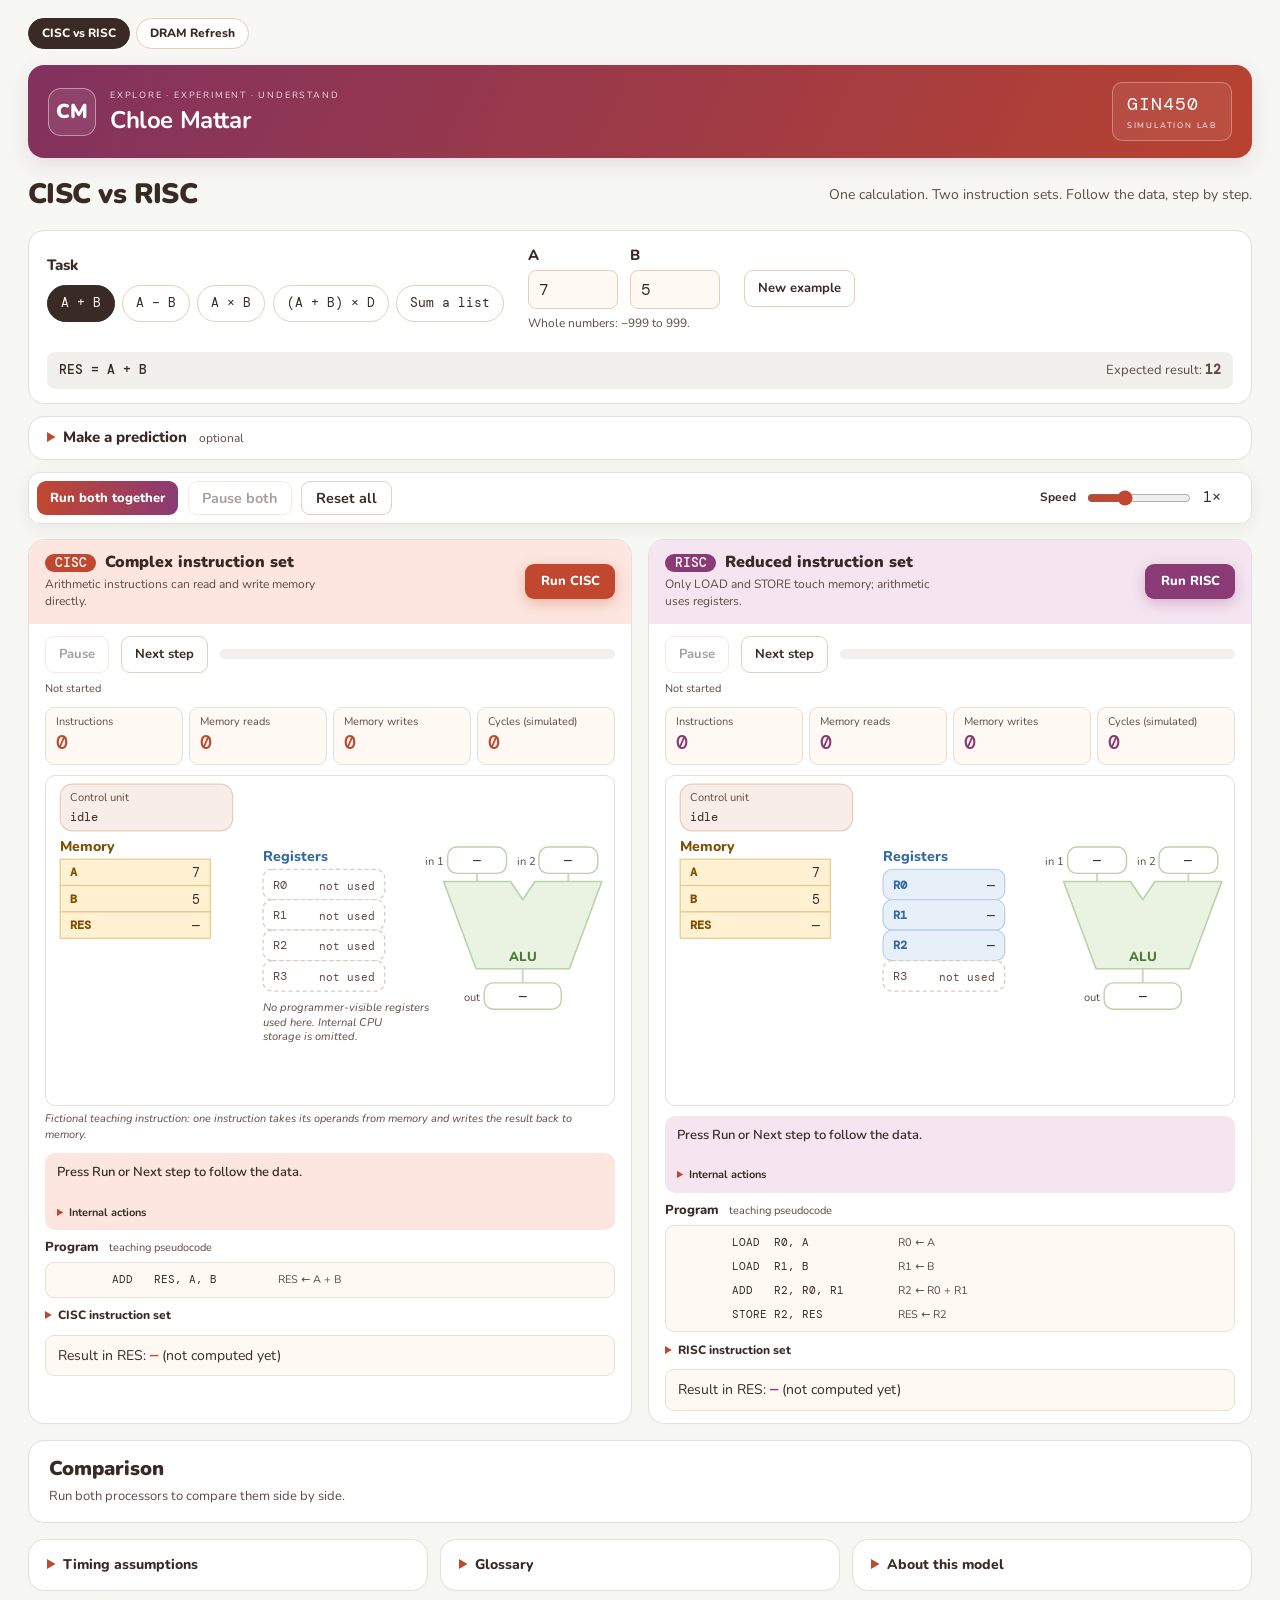
<file: index.html>
<!DOCTYPE html>
<html lang="en">
<head>
<meta charset="utf-8">
<meta name="color-scheme" content="light">
<meta name="viewport" content="width=device-width, initial-scale=1, viewport-fit=cover">
<title>CISC vs RISC: one task, two instruction sets</title>
<link rel="preconnect" href="https://fonts.googleapis.com">
<link rel="preconnect" href="https://fonts.gstatic.com" crossorigin>
<link href="https://fonts.googleapis.com/css2?family=Nunito:wght@400;600;700;800;900&family=DM+Mono:wght@400;500&display=swap" rel="stylesheet">
<link rel="stylesheet" href="style.css">
<link rel="stylesheet" href="refined.css">
</head>
<body>
<main class="wrap">
  <nav class="pagenav" aria-label="Pages">
    <a href="index.html" aria-current="page">CISC vs RISC</a>
    <a href="dram.html">DRAM Refresh</a>
  </nav>
  <aside class="creator-banner" aria-label="Project by Chloe Mattar"><span class="creator-mark" aria-hidden="true">CM</span><div><span class="creator-label">EXPLORE · EXPERIMENT · UNDERSTAND</span><strong>Chloe Mattar</strong></div><span class="course-badge">GIN450<span>SIMULATION LAB</span></span></aside>
  <header class="hero">
    <div>
      <h1>CISC vs RISC</h1>
      
    </div>
    <p class="intro">One calculation. Two instruction sets. Follow the data, step by step.</p>
  </header>

  <section class="setup card" aria-labelledby="setup-h">
    <h2 id="setup-h" class="vh">Choose a task and inputs</h2>
    <div class="setup-row">
      <fieldset>
        <legend>Task</legend>
        <div class="tasks" id="tasks">
          <label><input type="radio" name="task" value="add" checked><span>A + B</span></label>
          <label><input type="radio" name="task" value="sub"><span>A − B</span></label>
          <label><input type="radio" name="task" value="mul"><span>A × B</span></label>
          <label><input type="radio" name="task" value="combo"><span>(A + B) × D</span></label>
          <label><input type="radio" name="task" value="list"><span>Sum a list</span></label>
        </div>
      </fieldset>
      <div>
        <div class="inputs" id="inputs"></div>
        <p class="hint" id="limits"></p>
      </div>
      <button class="btn" id="example" type="button" style="align-self:center">New example</button>
    </div>
    <div id="errors" role="alert"></div>
    <p class="statement" id="statement"></p>
  </section>

  <section class="card predict-card" aria-labelledby="predict-h">
    <details><summary>Make a prediction <span class="optional">optional</span></summary><div class="predict">
      <h2 id="predict-h">Before you run</h2>
      <fieldset>
        <legend>Which processor will execute more instructions?</legend>
        <div class="choices">
          <label><input type="radio" name="p1" value="CISC">CISC</label>
          <label><input type="radio" name="p1" value="RISC">RISC</label>
          <label><input type="radio" name="p1" value="same">Same number</label>
        </div>
      </fieldset>
      <fieldset>
        <legend>Will it also need more clock cycles?</legend>
        <div class="choices">
          <label><input type="radio" name="p2" value="yes">Yes</label>
          <label><input type="radio" name="p2" value="no">No</label>
          <label><input type="radio" name="p2" value="unsure">Not sure</label>
        </div>
      </fieldset>
    </div></details>
  </section>

  <div class="toolbar" role="group" aria-label="Controls for both processors">
    <button class="run-both" id="run-both" type="button">Run both</button>
    <button class="btn" id="pause-both" type="button" disabled>Pause both</button>
    <button class="btn" id="reset" type="button">Reset all</button>
    <div class="speed">
      <label for="speed">Speed</label>
      <input type="range" id="speed" min="0" max="6" step="1" value="2" aria-valuetext="1×">
      <output id="speed-out" for="speed">1×</output>
    </div>
  </div>

  <div class="panels" id="panels"></div>

  <section class="compare card" aria-labelledby="cmp-h" id="compare">
    <h2 id="cmp-h">Comparison</h2>
    <p class="pending" id="cmp-pending">Run both processors to compare them side by side.</p>
    <div id="cmp-body" hidden>
      <div class="takeaways" id="cmp-takeaways"></div>
      <details class="explain-results"><summary>Explain these results</summary>
      <div class="table-wrap">
        <table>
          <caption class="vh">CISC and RISC results for the same task</caption>
          <thead><tr><th scope="col">Measure</th><th scope="col" class="c">CISC</th><th scope="col" class="r">RISC</th></tr></thead>
          <tbody id="cmp-rows"></tbody>
        </table>
      </div>
      <div class="why" id="cmp-why"></div>
      </details>
      <div class="feedback" id="cmp-feedback" hidden></div>
    </div>
  </section>

  <div class="more">
    <section class="card timing" aria-labelledby="timing-h">
      <details id="timing">
        <summary><h2 id="timing-h">Timing assumptions</h2></summary>
        <table>
          <thead><tr><th scope="col">Internal action</th><th scope="col">CISC</th><th scope="col">RISC</th></tr></thead>
          <tbody id="cost-rows"></tbody>
        </table>
        <p>Every instruction starts with fetch &amp; decode. CISC pays more there because its instructions vary in length and can expand into several internal steps; RISC uses one fixed format. All other costs are the same for both.</p>
        <p>Counters come from the actions the simulator actually executes. Animation speed only changes how fast you watch; it never changes the cycle count.</p>
        <p>This model runs one action at a time, with no pipelining, caches, or overlap. Real processors do all of these, so the cycle counts here show the trade-off, not which design is faster.</p>
      </details>
    </section>
    <section class="card gloss" aria-labelledby="gloss-h">
      <details>
        <summary><h2 id="gloss-h">Glossary</h2></summary>
        <dl>
          <dt>Instruction</dt><dd>One command in a program, such as ADD or LOAD. The processor fetches it, decodes it, and carries it out through one or more internal actions.</dd>
          <dt>Register</dt><dd>A tiny, very fast storage slot inside the processor. These models each have four: R0 to R3.</dd>
          <dt>Memory</dt><dd>Larger storage outside the processor that holds the program's data, here A, B, D, the list X, and the result RES. Reaching it takes longer than reaching a register.</dd>
          <dt>ALU</dt><dd>Arithmetic logic unit: the circuit that actually adds, subtracts, and multiplies. It takes two inputs and produces one output.</dd>
          <dt>LOAD</dt><dd>A RISC instruction that copies a value from memory into a register. In RISC, it is one of only two instructions allowed to touch memory.</dd>
          <dt>STORE</dt><dd>A RISC instruction that copies a value from a register into memory. The other memory instruction.</dd>
          <dt>Clock cycle</dt><dd>One tick of the processor's clock, the basic unit of time. Each internal action costs some number of cycles; this simulation uses the costs in the timing assumptions.</dd>
        </dl>
      </details>
    </section>
    <section class="card about" aria-labelledby="about-h">
      <details>
        <summary><h2 id="about-h">About this model</h2></summary>
        <p>Both instruction sets are simplified teaching inventions. The assembly is educational pseudocode, not real x86 or ARM code.</p>
        <p>CISC (complex instruction set computer) lets a single instruction read memory, compute, and write memory. RISC (reduced instruction set computer) keeps instructions simple: only LOAD and STORE use memory, and arithmetic works on registers.</p>
        <p>Neither approach is always faster. Real results depend on the program, the instruction set, the compiler, and how the processor is built. Many modern CISC chips translate instructions into simpler internal operations, and many RISC chips overlap instructions heavily. Not every RISC instruction takes one cycle, and CISC does not always use fewer instructions.</p>
      </details>
    </section>
  </div>
</main>
<script src="script.js"></script>
<script src="presentation.js"></script>
</body>
</html>
</file>
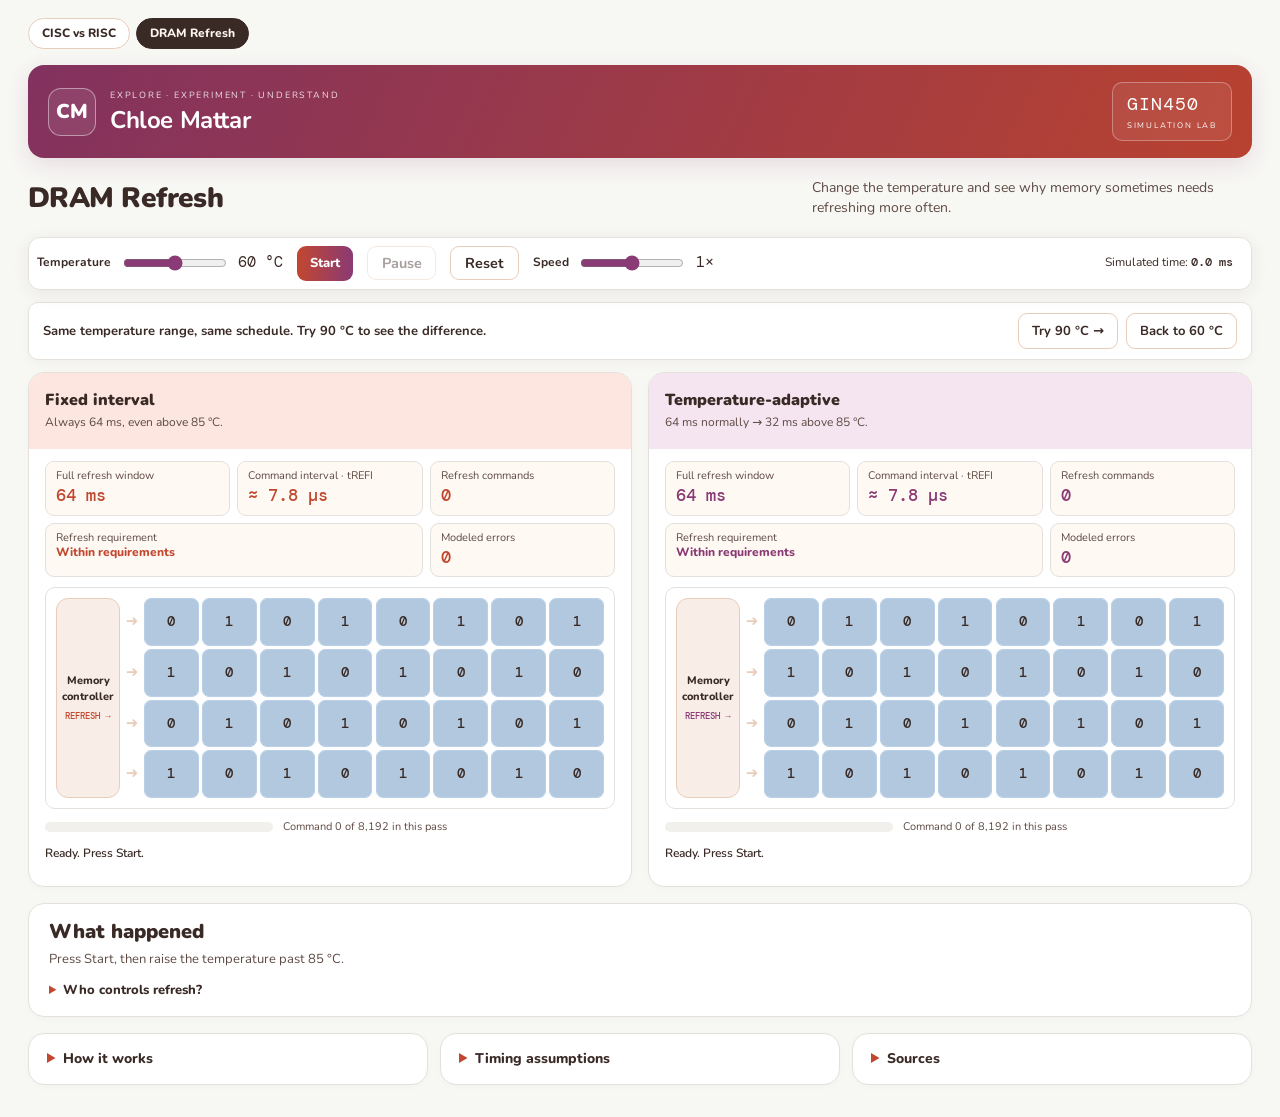
<file: dram.html>
<!DOCTYPE html>
<html lang="en">
<head>
<meta charset="utf-8">
<meta name="color-scheme" content="light">
<meta name="viewport" content="width=device-width, initial-scale=1, viewport-fit=cover">
<title>DRAM Refresh</title>
<link rel="preconnect" href="https://fonts.googleapis.com">
<link rel="preconnect" href="https://fonts.gstatic.com" crossorigin>
<link href="https://fonts.googleapis.com/css2?family=Nunito:wght@400;600;700;800;900&family=DM+Mono:wght@400;500&display=swap" rel="stylesheet">
<link rel="stylesheet" href="style.css">
<link rel="stylesheet" href="dram.css">
<link rel="stylesheet" href="refined.css">
</head>
<body>
<main class="wrap">
  <nav class="pagenav" aria-label="Pages">
    <a href="index.html">CISC vs RISC</a>
    <a href="dram.html" aria-current="page">DRAM Refresh</a>
  </nav>
  <aside class="creator-banner" aria-label="Project by Chloe Mattar"><span class="creator-mark" aria-hidden="true">CM</span><div><span class="creator-label">EXPLORE · EXPERIMENT · UNDERSTAND</span><strong>Chloe Mattar</strong></div><span class="course-badge">GIN450<span>SIMULATION LAB</span></span></aside>
  <header class="hero">
    <h1>DRAM Refresh</h1>
    <p class="intro">Change the temperature and see why memory sometimes needs refreshing more often.</p>
  </header>

  <div class="toolbar dctl" role="group" aria-label="Simulation controls">
    <div class="speed">
      <label for="temp">Temperature</label>
      <input type="range" id="temp" min="25" max="95" step="1" value="60">
      <output id="temp-out" for="temp">60 °C</output>
    </div>
    <button class="run-both" id="start" type="button">Start</button>
    <button class="btn" id="pause" type="button" disabled>Pause</button>
    <button class="btn" id="reset" type="button">Reset</button>
    <div class="speed">
      <label for="speed">Speed</label>
      <input type="range" id="speed" min="0" max="4" step="1" value="2" aria-valuetext="1×">
      <output id="speed-out" for="speed">1×</output>
    </div>
    <p class="simtime">Simulated time: <strong id="simtime">0.0 ms</strong></p>
  </div>
  <div class="scenario"><p id="scenario-note" role="status"></p><button class="btn" id="try-hot" type="button">Try 90 °C →</button><button class="btn" id="try-normal" type="button">Back to 60 °C</button></div>

  <div class="dpanels" id="panels"></div>

  <section class="card compare" aria-labelledby="res-h">
    <h2 id="res-h">What happened</h2>
    <p class="pending" id="res-pending">Press Start, then raise the temperature past 85 °C.</p>
    <div id="res-body" hidden>
      <div class="takeaways" id="res-cards"></div>
      <p id="res-text"></p>
    </div>
    <details class="control-details"><summary>Who controls refresh?</summary>
    <ol class="chain" aria-label="Control chain">
      <li>Device specification</li><li>Firmware configuration</li><li>Memory controller</li><li>DRAM</li>
    </ol>
    <p>The manufacturer’s datasheet sets the refresh requirement for each temperature range. Firmware configures the memory controller to meet it, the controller schedules refresh commands during normal operation, and the DRAM’s own internal circuitry performs self-refresh when the controller is not issuing commands.</p>
    </details>
  </section>

  <div class="more">
    <section class="card" aria-labelledby="how-h"><details>
      <summary><h2 id="how-h">How it works</h2></summary>
      <p>Each DRAM cell stores a bit as charge that leaks away. Heat makes it leak faster, so the datasheet requires a shorter refresh window when hot.</p>
      <p>The <strong>refresh window</strong> (64 ms or 32 ms) is the time in which every row must be refreshed. It is split into 8,192 refresh commands. The <strong>average command interval</strong> (tREFI) is the window divided by 8,192. One command refreshes only a small slice of the chip, so the commands gradually cover everything.</p>
      <p>Missing a deadline means retention is no longer guaranteed. It does not mean a bit flips at once. In this model a bit is lost only when its charge falls below 50%, and a later refresh cannot bring the original value back.</p>
    </details></section>
    <section class="card timing" aria-labelledby="tim-h"><details>
      <summary><h2 id="tim-h">Timing assumptions</h2></summary>
      <p>Device: Micron 1Gb DDR3 SDRAM. Datasheet: 64 ms, 8,192-cycle refresh at 0 °C to 85 °C, and 32 ms at 85 °C to 95 °C (case temperature, TC). Average intervals: 64 ms ÷ 8,192 = 7.8125 µs and 32 ms ÷ 8,192 = 3.90625 µs. Other devices use other values.</p>
      <p>Sample grid: 4 rows × 8 cells. Each row stands for 2,048 commands of the 8,192-command sequence, and each cell is refreshed once per sequence.</p>
      <p>Teaching model, not calibrated: a cell’s charge halves in a retention time of 96 ms at 85 °C, halved for every 10 °C hotter, scaled by a fixed per-cell factor from 0.8 to 1.3. Charge below 50% counts as a modeled bit error.</p>
      <p>Simplifications: the model advances in 0.5 ms steps, the controller reacts the instant TC crosses 85 °C and refreshes all sample cells in a catch-up (counted as 4 commands), and the datasheet’s allowance for bunching commands is ignored. Animation speed never changes these results.</p>
    </details></section>
    <section class="card about" aria-labelledby="src-h"><details>
      <summary><h2 id="src-h">Sources</h2></summary>
      <p>Micron, “1Gb: x4, x8, x16 DDR3 SDRAM” datasheet, Rev. L 03/13 (PDF 09005aef826aa906), features list: <a href="https://faculty-web.msoe.edu/johnsontimoj/ELE455/files455/ddr3.pdf">copy hosted by MSOE</a>. Check the current datasheet from Micron before relying on these numbers.</p>
      <p>Cloudflare blog, “Every 7.8μs your computer’s memory has a hiccup”: tREFI = 64 ms ÷ 8,192 and the halving above 85 °C.</p>
    </details></section>
  </div>
</main>
<script src="dram.js"></script>
<script src="presentation.js"></script>
</body>
</html>
</file>
<file: style.css>
/* ===== Soft & friendly, warm palette ===== */
:root{
  --bg:#FFF6EE; --bg-2:#FFEFE3; --surface:#FFFFFF; --surface-2:#FFF9F4;
  --ink:#3A2A26; --muted:#5E4A43; --line:#F1DED0; --line-2:#E8CDBB;
  --cisc:#C2472F; --cisc-soft:#FCE6DF; --cisc-on:#FFFFFF;
  --risc:#8A3A74; --risc-soft:#F5E5F0; --risc-on:#FFFFFF;
  --mem:#7F4F00; --mem-fill:#FFF1D1;
  --reg:#356A9E; --reg-fill:#E7F0F9;
  --alu:#4C7A36; --alu-fill:#EAF3E1;
  --ctrl:#5E4A43; --ctrl-fill:#F8EEE7;
  --ok:#3F7A2C; --bad:#B23A2A; --focus:#356A9E;
  --shadow:0 1px 2px rgba(150,90,60,.06), 0 8px 24px rgba(150,90,60,.09);
  --sans:"Nunito", "Segoe UI", system-ui, -apple-system, Roboto, sans-serif;
  --mono:"DM Mono", ui-monospace, "SFMono-Regular", Menlo, Consolas, monospace;
  color-scheme:light;
  box-sizing:border-box;
  padding-top:env(safe-area-inset-top,0px);
  padding-bottom:env(safe-area-inset-bottom,0px);
}
*,*::before,*::after{box-sizing:inherit}
html{scroll-padding-top:calc(env(safe-area-inset-top,0px) + 64px)}
body{
  margin:0; font-family:var(--sans); color:var(--ink); line-height:1.55; font-size:1.03rem;
  background:
    radial-gradient(60rem 30rem at 85% -10%, #FFE2D2 0%, transparent 60%),
    radial-gradient(50rem 26rem at -10% 10%, #FFEBD9 0%, transparent 60%),
    var(--bg);
  background-attachment:fixed;
}
body::before{content:""; position:fixed; inset:0 0 auto; height:env(safe-area-inset-top,0px); z-index:10; background:var(--bg)}
.wrap{max-width:1320px; margin:0 auto; padding:1.1rem clamp(.85rem,3vw,2rem) 2.5rem}
h1,h2,h3{line-height:1.2; margin:0}
code,.mono{font-family:var(--mono)}
button{font:inherit; cursor:pointer}
button:disabled{cursor:not-allowed}
:focus-visible{outline:3px solid var(--focus); outline-offset:3px; border-radius:12px}
.vh{position:absolute!important; width:1px; height:1px; overflow:hidden; clip:rect(0 0 0 0); white-space:nowrap}

.card{background:var(--surface); border:1px solid var(--line); border-radius:24px; padding:1.25rem 1.4rem; box-shadow:var(--shadow)}
.btn{border:1.5px solid var(--line-2); background:var(--surface); color:var(--ink); border-radius:999px; padding:.45rem 1rem; font-weight:700; font-size:.95rem; transition:background .15s, border-color .15s}
.btn:hover:not(:disabled){background:var(--bg-2); border-color:var(--muted)}
.btn:disabled{opacity:.45}

/* hero */
.hero{display:flex; flex-wrap:wrap; align-items:flex-end; justify-content:space-between; gap:1rem 2.5rem}
h1{font-size:clamp(1.45rem,2.6vw,2rem); font-weight:900; letter-spacing:-.02em}
.intro{max-width:52ch; color:var(--muted); margin:0; font-size:.98rem}
.chips{display:flex; gap:.5rem; margin-top:.4rem}
.chip{font-family:var(--mono); font-weight:500; font-size:.88rem; padding:.2rem .8rem; border-radius:999px}
.chip.c{background:var(--cisc-soft); color:var(--cisc)} .chip.r{background:var(--risc-soft); color:var(--risc)}

/* setup */
.setup{margin-top:1rem; display:grid; gap:.6rem; padding:.9rem 1.2rem}
.setup-row{display:flex; flex-wrap:wrap; gap:1rem 2rem; align-items:flex-start}
fieldset{border:0; margin:0; padding:0; min-width:0}
legend{font-weight:800; margin-bottom:.5rem; padding:0}
.tasks{display:flex; flex-wrap:wrap; gap:.45rem}
.tasks label{position:relative}
.tasks input{position:absolute; opacity:0; inset:0; margin:0; cursor:pointer}
.tasks span{display:inline-block; border:1.5px solid var(--line-2); border-radius:999px; padding:.38rem 1rem; font-family:var(--mono); font-size:.92rem; background:var(--surface); transition:background .15s}
.tasks label:hover span{background:var(--bg-2)}
.tasks input:checked + span{background:var(--ink); color:#FFF6EE; border-color:var(--ink)}
.tasks input:focus-visible + span{outline:3px solid var(--focus); outline-offset:3px}
.inputs{display:flex; flex-wrap:wrap; gap:.75rem; align-items:flex-end}
.field{display:flex; flex-direction:column; gap:.25rem}
.field label{font-weight:800; font-size:.92rem}
.field input{font-family:var(--mono); font-size:1rem; padding:.5rem .8rem; border:1.5px solid var(--line-2); border-radius:14px; background:var(--surface-2); color:var(--ink); width:7.5rem}
.field input:focus{background:var(--surface)}
.field.wide input{width:min(22rem,80vw)}
.field input[aria-invalid="true"]{border-color:var(--bad); background:#FDEBE7}
.hint{font-size:.88rem; color:var(--muted); margin:.4rem 0 0}
.err{font-size:.92rem; color:var(--bad); font-weight:700; margin:0}
.statement{margin:0; font-size:1.04rem; padding:.7rem 1rem; background:var(--bg-2); border-radius:16px}
.statement code{font-weight:500}

/* prediction */
.predict-card{margin-top:.75rem; padding:.9rem 1.2rem}
.predict{display:flex; flex-wrap:wrap; gap:1rem 2.5rem}
.predict h2{font-size:1.02rem; font-weight:800; width:100%}
.predict fieldset legend{font-weight:600}
.choices{display:flex; flex-wrap:wrap; gap:.35rem 1.1rem}
.choices label{display:flex; gap:.4rem; align-items:center}
.choices input{accent-color:var(--cisc); width:1.1rem; height:1.1rem}

/* sticky control bar */
.toolbar{position:sticky; top:calc(env(safe-area-inset-top,0px) + .5rem); z-index:5; margin-top:.75rem;
  display:flex; flex-wrap:wrap; align-items:center; gap:.4rem .6rem; padding:.3rem .5rem;
  background:rgba(255,255,255,.92); backdrop-filter:blur(8px); -webkit-backdrop-filter:blur(8px);
  border:1px solid var(--line); border-radius:999px; box-shadow:var(--shadow)}
@media (max-width:700px){ .toolbar{border-radius:24px} }
.run-both{background:linear-gradient(90deg,var(--cisc),var(--risc)); color:#FFF; border:0; border-radius:999px; padding:.4rem 1.1rem; font-weight:800; font-size:.95rem}
.toolbar .btn{padding:.35rem .85rem; font-size:.9rem}
.run-both:hover:not(:disabled){filter:brightness(1.07)}
.run-both:disabled{opacity:.45}
.speed{display:flex; align-items:center; gap:.6rem; margin-left:auto; padding-right:.6rem}
.speed label{font-weight:700; font-size:.88rem}
.speed input{width:6.5rem; accent-color:var(--cisc)}
.speed output{font-family:var(--mono); min-width:3.4ch}
@media (max-width:700px){ .speed{margin-left:0} }

/* processor panels */
.panels{display:grid; grid-template-columns:repeat(2,minmax(0,1fr)); gap:1rem; margin-top:.9rem}
@media (max-width:1040px){ .panels{grid-template-columns:minmax(0,1fr)} }
.proc{background:var(--surface); border:1px solid var(--line); border-radius:28px; overflow:hidden; display:flex; flex-direction:column; min-width:0; box-shadow:var(--shadow)}
.proc[data-isa="CISC"]{--accent:var(--cisc); --accent-soft:var(--cisc-soft); --accent-on:var(--cisc-on)}
.proc[data-isa="RISC"]{--accent:var(--risc); --accent-soft:var(--risc-soft); --accent-on:var(--risc-on)}
.proc-head{display:flex; flex-wrap:wrap; gap:.75rem 1rem; justify-content:space-between; align-items:center; padding:.7rem 1.1rem; background:var(--accent-soft); flex-wrap:nowrap; min-height:4.6rem}
.proc-head h2{font-size:1.2rem; font-weight:900; display:flex; align-items:baseline; gap:.55rem; flex-wrap:wrap; color:var(--ink)}
.proc-head h2 .tag{font-family:var(--mono); font-weight:500; font-size:1rem; background:var(--accent); color:var(--accent-on); padding:.1rem .6rem; border-radius:999px}
.proc-head p{margin:.2rem 0 0; font-size:.88rem; color:var(--muted); min-height:2.7em}
.run{background:var(--accent); color:var(--accent-on); border:0; border-radius:999px; padding:.55rem 1rem; font-weight:800; font-size:1rem; white-space:nowrap; min-width:7.5rem; flex:none; box-shadow:0 4px 14px color-mix(in srgb, var(--accent) 30%, transparent)}
.run:hover:not(:disabled){filter:brightness(1.07)}
.run:disabled{opacity:.5; box-shadow:none}
.proc-main{padding:.8rem 1.1rem 1rem; display:grid; grid-template-columns:minmax(0,1fr); gap:.7rem}
.playbar{display:flex; flex-wrap:wrap; align-items:center; gap:.5rem .75rem}
.progress{flex:1 1 140px; height:10px; background:var(--bg-2); border-radius:999px; overflow:hidden}
.progress span{display:block; height:100%; width:0; background:var(--accent); border-radius:999px; transition:width .25s}
.progress-text{font-size:.9rem; color:var(--muted); width:100%}
.counters{display:grid; grid-template-columns:repeat(4,1fr); gap:.4rem; margin:0}
@media (max-width:520px){ .counters{grid-template-columns:repeat(2,1fr)} }
.counters div{background:var(--surface-2); border:1px solid var(--line); border-radius:14px; padding:.3rem .6rem}
.counters dt{font-size:.8rem; color:var(--muted); line-height:1.25}
.counters dd{margin:0; font-family:var(--mono); font-size:1.2rem; font-weight:500; color:var(--accent)}

.program h3{font-size:1.02rem; font-weight:800; display:flex; flex-wrap:wrap; gap:.25rem .6rem; align-items:baseline}
.program h3 small{font-weight:400; color:var(--muted); font-size:.84rem}
.listing{list-style:none; margin:.55rem 0 0; padding:.3rem; border:1px solid var(--line); border-radius:18px; overflow-x:auto; background:var(--surface-2)}
.listing li{display:grid; grid-template-columns:1.4rem 3.6rem minmax(11.5rem,auto) 1fr; gap:.4rem; align-items:baseline; padding:.28rem .6rem; font-size:.9rem; border-radius:12px; min-width:30rem}
.listing .ptr{color:var(--accent); font-weight:800}
.listing .lbl{font-family:var(--mono); color:var(--muted)}
.listing code{font-size:.9rem; white-space:pre}
.listing .cmt{color:var(--muted); font-size:.85rem}
.listing li.active{background:var(--accent-soft)}
.listing li.active code{font-weight:500; color:var(--accent)}
details > summary{cursor:pointer; font-weight:800}
details > summary::marker{color:var(--cisc)}
details.isa{margin-top:.6rem; font-size:.93rem}
.isa dl{margin:.5rem 0 0; display:grid; grid-template-columns:auto 1fr; gap:.3rem .9rem}
.isa dt{font-family:var(--mono); font-weight:500; white-space:nowrap}
.isa dd{margin:0}
.isa p{margin:.5rem 0 0; color:var(--muted)}

.diagram{border-radius:22px; background:#FFFFFF; border:1px solid var(--line); overflow-x:auto}
.diagram svg{overflow:visible; display:block; width:100%; min-width:480px; height:auto}
svg text{font-family:var(--sans); fill:var(--ink)}
svg .v{font-family:var(--mono); font-size:13px}
svg .ttl{font-size:14px; font-weight:800}
svg .small{font-size:11px; fill:var(--muted)}
svg .note{font-size:11px; fill:var(--muted); font-style:italic}
svg .memc rect{fill:var(--mem-fill); stroke:#E9C98E; stroke-width:1.2}
svg .memc .nm{fill:var(--mem); font-weight:700; font-family:var(--mono); font-size:12px}
svg .regc rect{fill:var(--reg-fill); stroke:#B9D0E8; stroke-width:1.2; rx:9}
svg .regc .nm{fill:var(--reg); font-weight:700; font-family:var(--mono); font-size:12px}
svg .regc.unused rect{fill:var(--surface); stroke:#D9C9BE; stroke-dasharray:4 3}
svg .regc.unused text{fill:var(--muted); font-weight:400}
svg .alubody{fill:var(--alu-fill); stroke:#B9D3A6; stroke-width:1.6; stroke-linejoin:round}
svg .alubox{fill:var(--surface); stroke:#B9D3A6; stroke-width:1.4; rx:9}
svg .aluop{font-size:26px; font-weight:900; fill:var(--alu)}
svg .alulbl{font-size:13px; font-weight:800; fill:var(--alu)}
svg .ctrlbox{fill:var(--ctrl-fill); stroke:var(--line-2); stroke-width:1.2; rx:12}
svg .wire{stroke:var(--line-2); stroke-width:2; stroke-linecap:round}
svg .memc.hl rect{stroke:var(--mem); stroke-width:3}
svg .regc.hl rect{stroke:var(--reg); stroke-width:3}
svg .alub.hl rect, svg [data-k="alu"].hl polygon{stroke:var(--alu); stroke-width:3}
svg [data-k="ctrl"].hl rect{stroke:var(--ctrl); stroke-width:3}
svg .changed .v{font-weight:500; text-decoration:underline; text-underline-offset:3px}
svg .computing .alubody{fill:var(--alu)}
svg .computing .aluop{fill:var(--alu-fill)}
svg .flow{fill:none; stroke-width:2.6; stroke-linecap:round}
svg .flow.mem{stroke:var(--mem)} svg .flow.reg{stroke:var(--reg)} svg .flow.alu{stroke:var(--alu)} svg .flow.ctrl{stroke:var(--ctrl)}
svg .token rect{stroke-width:0}
svg .token.mem rect{fill:var(--mem)} svg .token.reg rect{fill:var(--reg)} svg .token.alu rect{fill:var(--alu)} svg .token.ctrl rect{fill:var(--ctrl)}
svg .token text{font-family:var(--mono); font-size:12.5px; font-weight:500; fill:#FFFFFF}
svg marker path.mem{fill:var(--mem)} svg marker path.reg{fill:var(--reg)} svg marker path.alu{fill:var(--alu)} svg marker path.ctrl{fill:var(--ctrl)}

.now{border-radius:18px; padding:.65rem .9rem; background:var(--accent-soft)}
.diagram-note{margin:-.3rem 0 0; font-size:.85rem; color:var(--muted); font-style:italic}
.why-step{margin-top:.4rem; font-size:.9rem}
.why-step summary{font-weight:700}
.now h3{font-size:1rem; font-weight:800; margin-bottom:.4rem}
.micro{display:flex; flex-wrap:wrap; gap:.35rem; margin:0 0 .6rem; padding:0; list-style:none}
.micro li{font-size:.84rem; border-radius:999px; padding:.15rem .65rem; color:var(--muted); background:rgba(255,255,255,.65)}
.micro li.done{color:var(--ink); background:var(--surface)}
.micro li.done::before{content:"✓ "; color:var(--ok)}
.micro li.cur{color:var(--accent-on); background:var(--accent); font-weight:800}
.micro li.cur::before{content:"▶ "}
.micro-sum{font-size:.9rem; color:var(--muted); margin:0 0 .5rem}
.explain{margin:0; min-height:2.6em; max-width:70ch; font-weight:600}
.cyc{font-family:var(--mono); font-size:.85rem; color:var(--accent); white-space:nowrap}
.result{margin:0; font-size:1.06rem; padding:.7rem 1rem; border-radius:18px; background:var(--surface-2); border:1px solid var(--line)}
.result strong{font-family:var(--mono); font-weight:500; color:var(--accent)}
.ok{color:var(--ok); font-weight:800} .bad{color:var(--bad); font-weight:800}

/* comparison */
.compare{margin-top:1rem}
.compare h2{font-size:1.45rem; font-weight:900}
.compare .table-wrap{overflow-x:auto; margin-top:.75rem}
.compare table{border-collapse:collapse; min-width:22rem}
.compare th,.compare td{padding:.55rem 1.6rem .55rem 0; text-align:left; border-bottom:1px solid var(--line)}
.compare td{font-family:var(--mono); font-size:1.04rem}
.compare thead th{font-size:.95rem; border-bottom:2px solid var(--line-2)}
.compare thead th.c{color:var(--cisc)} .compare thead th.r{color:var(--risc)}
.takeaways{display:grid; grid-template-columns:repeat(auto-fit,minmax(11rem,1fr)); gap:.6rem; margin-top:.8rem}
.takeaways div{background:var(--surface-2); border:1px solid var(--line); border-radius:18px; padding:.6rem .9rem; display:flex; flex-direction:column}
.takeaways span{font-size:.85rem; color:var(--muted); font-weight:700}
.takeaways strong{font-family:var(--mono); font-size:1.5rem; font-weight:500}
.takeaways small{font-size:.8rem; color:var(--muted)}
.explain-results{margin-top:.8rem}
.compare .why{max-width:72ch}
.compare .why p{margin:.8rem 0 0}
.compare .pending{color:var(--muted); margin:.4rem 0 0}
.feedback{margin-top:1rem; padding:.8rem 1rem; border-radius:18px; background:var(--bg-2)}
.feedback p{margin:.2rem 0}

.more{display:grid; grid-template-columns:repeat(3,minmax(0,1fr)); gap:1.25rem; margin-top:1.5rem; align-items:start}
@media (max-width:980px){ .more{grid-template-columns:minmax(0,1fr)} }
.more summary h2{display:inline; font-size:1.12rem; font-weight:800}
.timing table{border-collapse:collapse; margin:.7rem 0; font-size:.93rem; width:100%}
.timing th,.timing td{text-align:left; padding:.3rem .6rem .3rem 0; border-bottom:1px solid var(--line); vertical-align:top}
.timing td.num{font-family:var(--mono); white-space:nowrap}
.timing p,.about p{margin:.55rem 0 0; font-size:.95rem; color:var(--muted)}
.gloss dl{margin:.6rem 0 0}
.gloss dt{font-weight:800; margin-top:.6rem}
.gloss dd{margin:.1rem 0 0}

@media (prefers-reduced-motion: reduce){
  *{transition:none!important; animation:none!important}
}

/* page navigation */
.pagenav{display:flex; gap:.4rem; margin-bottom:.6rem}
.pagenav a{border:1.5px solid var(--line-2); border-radius:999px; padding:.25rem .9rem; font-weight:800; font-size:.9rem; color:var(--ink); text-decoration:none; background:var(--surface)}
.pagenav a:hover{background:var(--bg-2)}
.pagenav a[aria-current="page"]{background:var(--ink); color:#FFF6EE; border-color:var(--ink)}
</file>
<file: refined.css>
/* Compact presentation; core simulation behavior stays in the original scripts. */
:root{--bg:#f7f7f4;--bg-2:#f2f0ec;--line:#e5e0dc;--shadow:0 2px 8px #3a2a2605}
body{background:var(--bg);font-size:15px;line-height:1.45}.wrap{max-width:1440px;padding:18px 28px 32px}.hero{align-items:center;gap:8px 24px;margin:18px 0}.hero h1{font-size:28px}.hero .intro{font-size:14px;max-width:55ch}.card,.proc{border-radius:16px}.card{padding:16px 20px}.setup{padding:14px 18px;margin-top:12px}.setup-row{gap:12px 24px;align-items:center}.tasks span{font-size:13px;padding:8px 13px}.field input{width:90px;padding:8px 10px;border-radius:8px}.field.wide input{width:280px}.hint{font-size:12px}.statement{font-size:13px;padding:9px 12px;border-radius:8px;display:flex;justify-content:space-between;gap:12px;flex-wrap:wrap}.statement-answer{color:var(--muted)}.predict-card{padding:10px 18px}.optional{font-weight:400;color:var(--muted);font-size:12px;margin-left:8px}.predict{margin-top:12px;gap:12px 30px;font-size:13px}.predict h2{display:none}.toolbar{position:static;border-radius:12px;box-shadow:none;padding:8px;margin-top:12px}.btn,.run,.run-both{font-size:13px;border-radius:9px;padding:8px 13px}.speed label{font-size:12px}.proc-head{padding:13px 16px;min-height:84px;align-items:center}.proc-head h2{font-size:16px}.proc-head h2 .tag{font-size:13px}.proc-head p{font-size:12px;min-height:0;max-width:40ch}.proc-main{padding:12px 16px;gap:10px}.run{min-width:90px}.panels{gap:16px}.progress-text{font-size:11px}.counters dt{font-size:11px}.counters dd{font-size:20px}.counters div{border-radius:9px;padding:7px 10px}.diagram{border-radius:10px}.diagram svg{min-width:0}.diagram-note{font-size:11px}.diagram-note:empty{display:none}.now{padding:10px 12px;border-radius:10px}.explain{font-size:13px;min-height:2.7em;font-weight:600}.why-step{font-size:11px}.program h3{font-size:13px}.program h3 small{font-size:11px}.listing{max-height:170px;overflow:auto;border-radius:9px;margin-top:6px}.listing li{font-size:12px;grid-template-columns:15px 25px minmax(160px,auto) 1fr;min-width:360px;padding:4px 8px}.listing code,.listing .cmt{font-size:11px}.isa{font-size:12px!important}.result{font-size:14px;padding:9px 12px;border-radius:9px}.compare h2{font-size:20px}.takeaways{margin-top:10px}.takeaways div{padding:10px 14px;border-radius:10px}.takeaways strong{font-size:23px}.compare .pending{font-size:13px}.explain-results,.control-details{font-size:13px;margin-top:12px}.compare .why p{font-size:13px}.more{margin-top:16px;gap:12px}.more summary h2{font-size:14px}.more p,.more dd,.more dt{font-size:13px}.more .card{padding:14px 18px}.dctl{gap:9px 14px}.dctl .simtime{font-size:12px}.scenario{display:flex;align-items:center;gap:8px;flex-wrap:wrap;background:#fff;border:1px solid var(--line);border-radius:10px;padding:10px 14px;margin:12px 0}.scenario p{margin:0 auto 0 0;font-size:13px;font-weight:700}.dpanels{gap:16px}.dp .proc-head{min-height:76px}.dp .proc-head p{min-height:0}.dp .counters{gap:7px}.dp .counters dd{font-size:17px}.dp .counters dd.st{font-size:12px}.dp .counters>div:first-child{display:none}.dp .counters{grid-template-columns:repeat(3,minmax(0,1fr))}.dp .counters>div:nth-child(5){grid-column:span 2}.mem{padding:10px;border-radius:10px;grid-template-columns:64px 18px repeat(8,minmax(0,1fr))}.cell{aspect-ratio:1.15}.ctrlbox{font-size:11px}.bar{font-size:11px}.dp .why-note{display:none}.dp .explain{font-size:12px;min-height:2.4em}.control-details p{font-size:13px;max-width:85ch}.chain li{font-size:12px}#res-text{font-size:13px;max-width:90ch}.pagenav a{font-size:12px;padding:6px 13px}.pagenav{margin-bottom:8px}
@media(min-width:1041px){.proc-head>div{flex:1;min-width:0}.proc-head h2{flex-wrap:nowrap}.proc-head h2 .tag{flex:none}}
@media(max-width:700px){.wrap{padding:12px}.hero{display:block}.hero .intro{margin-top:7px}.proc-head{flex-wrap:wrap}.setup-row{gap:12px}.toolbar .speed{width:100%}.dctl .speed{width:auto}.scenario p{width:100%}.statement-answer{display:block}.proc-main{padding:10px}.mem{grid-template-columns:48px 12px repeat(8,minmax(0,1fr));padding:6px;gap:2px}.ctrlbox{font-size:9px}.ctrlbox small{font-size:8px}.cell{font-size:11px}.dp .counters dt{font-size:10px}.dp .counters dd{font-size:14px}}

.author-credit{margin:0 0 14px;font-size:13px;font-weight:800;color:var(--ink)}.author-credit span{font-weight:500;color:var(--muted)}#panels,.proc{scroll-margin-top:12px}

.creator-banner{display:flex;align-items:center;gap:14px;padding:17px 20px;margin:16px 0 20px;border-radius:16px;color:#fff;background:linear-gradient(115deg,#82325f,#b84230);box-shadow:0 7px 22px #82325f20}.creator-mark{display:grid;place-items:center;width:48px;height:48px;border:1px solid #ffffff70;border-radius:13px;background:#ffffff15;font-size:20px;font-weight:900}.creator-label{display:block;font-size:9px;letter-spacing:1.8px;opacity:.85}.creator-banner strong{display:block;font-size:24px;line-height:1.2;margin-top:4px;letter-spacing:-.4px}.course-badge{margin-left:auto;padding:8px 14px;border:1px solid #ffffff50;border-radius:10px;background:#ffffff12;font-family:var(--mono);font-size:18px;letter-spacing:1px}.course-badge span{display:block;font-family:var(--sans);font-size:8px;letter-spacing:1.8px;margin-top:3px}@media(max-width:520px){.creator-banner{padding:13px;gap:10px}.creator-label{font-size:7px;letter-spacing:.7px}.creator-banner strong{font-size:20px}.creator-mark{width:38px;height:38px;font-size:16px}.course-badge{font-size:14px;padding:7px}.course-badge span{font-size:7px;letter-spacing:.7px}}

/* Keep playback controls visible above the simulation. */
.toolbar,.toolbar.dctl{position:sticky;top:8px;z-index:50;background:rgba(255,255,255,.97);box-shadow:0 4px 18px #3a2a2612} 


.scenario{position:sticky;top:calc(16px + var(--dram-controls-height,80px));z-index:49;background:#fff;box-shadow:0 4px 12px #3a2a2608}
</file>
<file: dram.css>
/* DRAM Refresh page: builds on style.css */
.dctl{position:static; margin-top:.6rem}
.dctl .speed{margin-left:0; padding-right:0}
.dctl .simtime{margin:0 0 0 auto; font-size:.92rem; padding-right:.6rem}
.dctl .simtime strong{font-family:var(--mono); font-weight:500}
.dctl input[type=range]{accent-color:var(--risc)}
.dpanels{display:grid; grid-template-columns:repeat(2,minmax(0,1fr)); gap:1rem; margin-top:.6rem}
@media (max-width:900px){ .dpanels{grid-template-columns:minmax(0,1fr)} .dctl .simtime{margin-left:0} }
.dp[data-k="fixed"]{--accent:var(--cisc); --accent-soft:var(--cisc-soft); --accent-on:var(--cisc-on)}
.dp[data-k="adaptive"]{--accent:var(--risc); --accent-soft:var(--risc-soft); --accent-on:var(--risc-on)}
.dp .proc-head p{min-height:3.8em}
.dp .counters{grid-template-columns:repeat(3,1fr)}
@media (max-width:520px){ .dp .counters{grid-template-columns:repeat(2,1fr)} }
.dp .counters dd{font-size:1.1rem}
.dp .counters dd.st{font-family:var(--sans); font-size:.9rem; font-weight:800; line-height:1.3}
.mem{display:grid; grid-template-columns:4.6rem 1.5rem repeat(8,minmax(0,1fr)); gap:3px; align-items:stretch; background:#FFF; border:1px solid var(--line); border-radius:18px; padding:.6rem}
.ctrlbox{grid-column:1; grid-row:1/5; display:flex; flex-direction:column; justify-content:center; align-items:center; text-align:center; gap:.3rem; background:var(--ctrl-fill); border:1.2px solid var(--line-2); border-radius:12px; font-size:.78rem; font-weight:800; padding:.2rem}
.ctrlbox small{font-family:var(--mono); font-weight:500; color:var(--accent)}
.arr{grid-column:2; display:flex; align-items:center; justify-content:center; color:var(--line-2); font-weight:900}
.arr.on{color:var(--accent); font-size:1.15rem}
.cell{position:relative; aspect-ratio:1; min-height:1.7rem; display:flex; align-items:center; justify-content:center; overflow:hidden; background:var(--reg-fill); border:1.2px solid #B9D0E8; border-radius:7px; font-family:var(--mono); font-size:.85rem}
.cell i{position:absolute; left:0; bottom:0; width:100%; height:calc(var(--c)*100%); background:var(--reg); opacity:.3}
.cell b{position:relative; font-weight:500}
.cell.low{border-color:var(--mem)} .cell.low i{background:var(--mem)}
.cell.lost{background:#FDEBE7; border-color:var(--bad); color:var(--bad)} .cell.lost i{background:var(--bad)}
.cell.lost b::after{content:"✗"; font-size:.7rem; margin-left:1px}
.cell.on{outline:2.5px solid var(--accent); outline-offset:1px}
.bar{display:flex; align-items:center; gap:.6rem; font-size:.85rem; color:var(--muted)}
.bar .progress{flex:0 0 40%} .bar .progress span{transition:none}
.why-note{margin:0; font-size:.88rem; color:var(--muted)}
.dp .explain{min-height:2.6em}
.chain-h{font-size:1rem; font-weight:800; margin-top:1rem}
.chain{display:flex; flex-wrap:wrap; gap:.4rem .2rem; list-style:none; margin:.5rem 0; padding:0}
.chain li{background:var(--ctrl-fill); border:1.2px solid var(--line-2); border-radius:999px; padding:.25rem .9rem; font-weight:800; font-size:.9rem}
.chain li:not(:last-child)::after{content:"  →"; color:var(--risc)}
.more a{color:var(--risc)}
</file>
